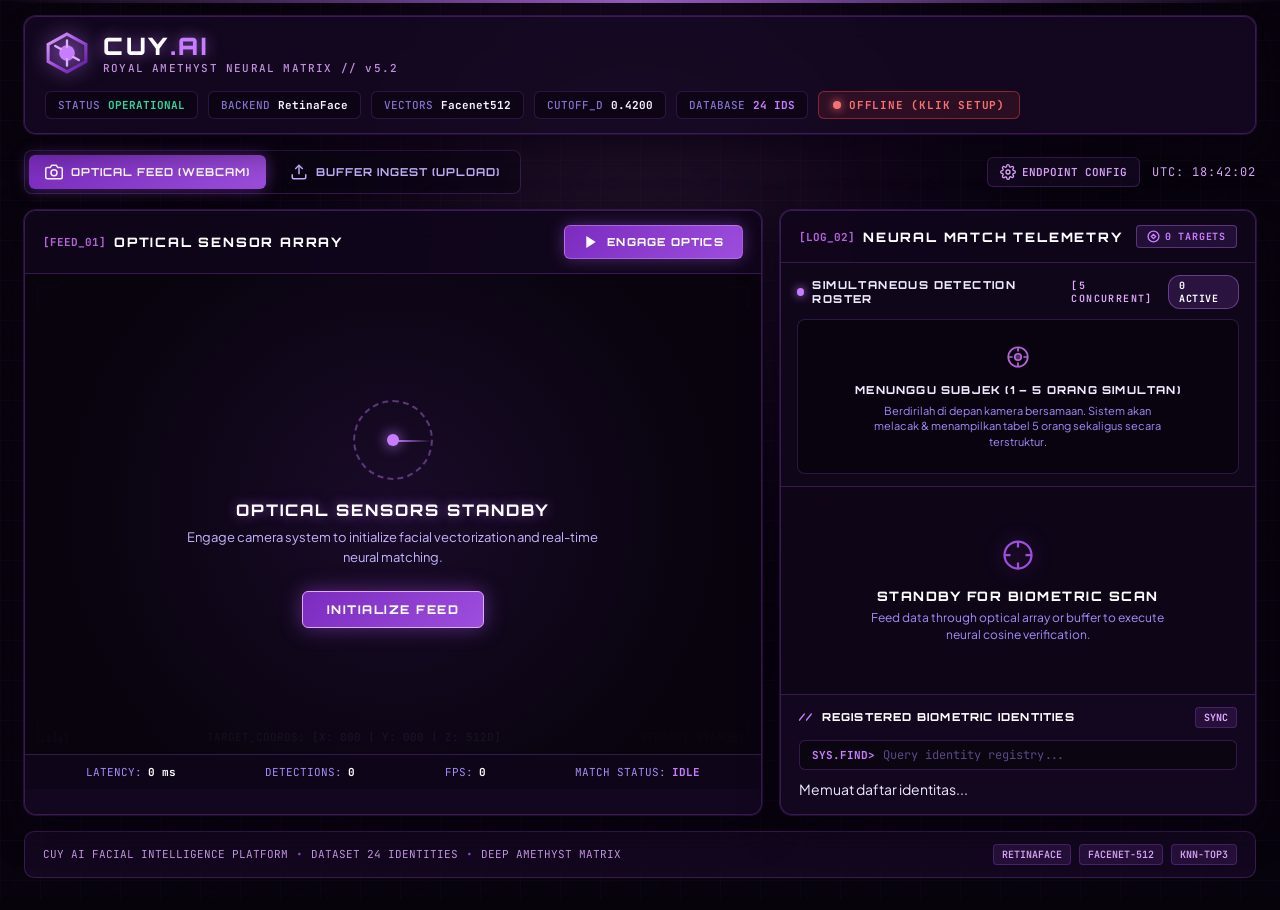
<file: index.html>
<!DOCTYPE html>
<html lang="id">
<head>
    <meta charset="UTF-8">
    <meta name="viewport" content="width=device-width, initial-scale=1.0">
    <title>CUY.AI • Royal Amethyst Neural Biometrics</title>
    <meta name="description" content="CUY AI Facial Intelligence & Biometric Vector Analysis powered by RetinaFace & DeepFace Facenet512">
    <link rel="preconnect" href="https://fonts.googleapis.com">
    <link rel="preconnect" href="https://fonts.gstatic.com" crossorigin>
    <link href="https://fonts.googleapis.com/css2?family=JetBrains+Mono:wght@300;400;500;700&family=Orbitron:wght@500;700;800;900&family=Plus+Jakarta+Sans:wght@400;500;600;700;800&display=swap" rel="stylesheet">
    <link rel="stylesheet" href="style.css">
</head>
<body class="amethyst-body">
    <!-- Ambient Texture & Background Elements -->
    <div class="ambient-texture-overlay"></div>
    <div class="amethyst-radial-bloom"></div>
    <div class="cyber-grid-overlay"></div>
    <div class="scanline-sweep"></div>

    <div class="cuy-app-container">
        <!-- TOP HUD TELEMETRY BAR -->
        <header class="cuy-top-nav">
            <div class="brand-cluster">
                <div class="brand-crystal-badge">
                    <svg viewBox="0 0 28 28" fill="none" class="brand-icon">
                        <path d="M14 2L26 8.5V19.5L14 26L2 19.5V8.5L14 2Z" stroke="url(#cuy-grad)" stroke-width="2" fill="rgba(157, 78, 221, 0.15)"/>
                        <circle cx="14" cy="14" r="5" fill="#c77dff" class="pulse-core"/>
                        <path d="M14 6V10M14 18V22M6.5 9.5L10 11.5M18 16.5L21.5 18.5" stroke="#e0aaff" stroke-width="1.5" stroke-linecap="round"/>
                        <defs>
                            <linearGradient id="cuy-grad" x1="2" y1="2" x2="26" y2="26" gradientUnits="userSpaceOnUse">
                                <stop stop-color="#e0aaff"/>
                                <stop offset="0.5" stop-color="#9d4edd"/>
                                <stop offset="1" stop-color="#5a189a"/>
                            </linearGradient>
                        </defs>
                    </svg>
                </div>
                <div class="brand-titles">
                    <div class="brand-name">CUY<span class="brand-dot">.AI</span></div>
                    <div class="brand-tagline">ROYAL AMETHYST NEURAL MATRIX // v5.2</div>
                </div>
            </div>

            <!-- Telemetry Metrics Pills -->
            <div class="telemetry-deck">
                <div class="hud-pill">
                    <span class="pill-k">STATUS</span>
                    <span class="pill-v status-live" id="systemStatusText">OPERATIONAL</span>
                </div>
                <div class="hud-pill">
                    <span class="pill-k">BACKEND</span>
                    <span class="pill-v" id="detectorText">RetinaFace</span>
                </div>
                <div class="hud-pill">
                    <span class="pill-k">VECTORS</span>
                    <span class="pill-v" id="modelText">Facenet512</span>
                </div>
                <div class="hud-pill">
                    <span class="pill-k">CUTOFF_D</span>
                    <span class="pill-v" id="cutoffText">0.4200</span>
                </div>
                <div class="hud-pill hud-pill-ids">
                    <span class="pill-k">DATABASE</span>
                    <span class="pill-v text-amethyst" id="totalPersonsBadge">24 IDS</span>
                </div>
                <button class="server-status-pill online" id="btnServerStatus" title="Klik untuk konfirmasi URL Backend">
                    <span class="pulse-indicator"></span>
                    <span class="status-name" id="serverStateLabel">ONLINE [24 ID]</span>
                </button>
            </div>
        </header>

        <!-- SUB NAV / MODE SWITCHER -->
        <div class="cuy-subnav">
            <div class="mode-switcher">
                <button class="mode-tab active" id="tabWebcam">
                    <svg viewBox="0 0 24 24" width="18" height="18" fill="none" stroke="currentColor" stroke-width="2"><path d="M23 19a2 2 0 0 1-2 2H3a2 2 0 0 1-2-2V8a2 2 0 0 1 2-2h4l2-3h6l2 3h4a2 2 0 0 1 2 2z"></path><circle cx="12" cy="13" r="4"></circle></svg>
                    <span>OPTICAL FEED (WEBCAM)</span>
                </button>
                <button class="mode-tab" id="tabUpload">
                    <svg viewBox="0 0 24 24" width="18" height="18" fill="none" stroke="currentColor" stroke-width="2"><path d="M21 15v4a2 2 0 0 1-2 2H5a2 2 0 0 1-2-2v-4"></path><polyline points="17 8 12 3 7 8"></polyline><line x1="12" y1="3" x2="12" y2="15"></line></svg>
                    <span>BUFFER INGEST (UPLOAD)</span>
                </button>
            </div>
            <div class="subnav-meta">
                <button class="gear-btn" id="btnOpenConfig" title="Pengaturan Endpoint API">
                    <svg viewBox="0 0 24 24" width="16" height="16" fill="none" stroke="currentColor" stroke-width="2"><circle cx="12" cy="12" r="3"></circle><path d="M19.4 15a1.65 1.65 0 0 0 .33 1.82l.06.06a2 2 0 0 1 0 2.83 2 2 0 0 1-2.83 0l-.06-.06a1.65 1.65 0 0 0-1.82-.33 1.65 1.65 0 0 0-1 1.51V21a2 2 0 0 1-2 2 2 2 0 0 1-2-2v-.09A1.65 1.65 0 0 0 9 19.4a1.65 1.65 0 0 0-1.82.33l-.06.06a2 2 0 0 1-2.83 0 2 2 0 0 1 0-2.83l.06-.06a1.65 1.65 0 0 0 .33-1.82 1.65 1.65 0 0 0-1.51-1H3a2 2 0 0 1-2-2 2 2 0 0 1 2-2h.09A1.65 1.65 0 0 0 4.6 9a1.65 1.65 0 0 0-.33-1.82l-.06-.06a2 2 0 0 1 0-2.83 2 2 0 0 1 2.83 0l.06.06a1.65 1.65 0 0 0 1.82.33H9a1.65 1.65 0 0 0 1-1.51V3a2 2 0 0 1 2-2 2 2 0 0 1 2 2v.09a1.65 1.65 0 0 0 1 1.51 1.65 1.65 0 0 0 1.82-.33l.06-.06a2 2 0 0 1 2.83 0 2 2 0 0 1 0 2.83l-.06.06a1.65 1.65 0 0 0-.33 1.82V9a1.65 1.65 0 0 0 1.51 1H21a2 2 0 0 1 2 2 2 2 0 0 1-2 2h-.09a1.65 1.65 0 0 0-1.51 1z"></path></svg>
                    <span>ENDPOINT CONFIG</span>
                </button>
                <div class="hud-clock" id="hudClock">UTC: --:--:--</div>
            </div>
        </div>

        <!-- MAIN DUAL-PANEL STAGE -->
        <main class="cuy-main-grid">
            <!-- LEFT PANEL: OPTICAL VIEWPORT -->
            <section class="cuy-card viewport-card">
                <div class="card-head">
                    <div class="card-title-group">
                        <span class="card-index">[FEED_01]</span>
                        <h2 class="card-title">OPTICAL SENSOR ARRAY</h2>
                    </div>
                    <div class="viewport-actions">
                        <button class="action-btn" id="btnFlipCamera" style="display:none;" title="Ganti Kamera">
                            <svg viewBox="0 0 24 24" width="15" height="15" fill="none" stroke="currentColor" stroke-width="2"><path d="M20 16v4a2 2 0 0 1-2 2H6a2 2 0 0 1-2-2v-4"></path><path d="M4 8V4a2 2 0 0 1 2-2h12a2 2 0 0 1 2 2v4"></path></svg>
                            <span>FLIP</span>
                        </button>
                        <button class="primary-btn" id="btnToggleCamera">
                            <svg viewBox="0 0 24 24" width="16" height="16" fill="currentColor"><polygon points="5 3 19 12 5 21 5 3"></polygon></svg>
                            <span>ENGAGE OPTICS</span>
                        </button>
                    </div>
                </div>

                <!-- VIEWPORT STAGE: WEBCAM -->
                <div class="viewport-stage" id="stageWebcam">
                    <div class="reticle-bracket top-left"></div>
                    <div class="reticle-bracket top-right"></div>
                    <div class="reticle-bracket bottom-left"></div>
                    <div class="reticle-bracket bottom-right"></div>
                    
                    <div class="laser-scanner" id="laserScanner"></div>

                    <video id="webcamVideo" autoplay playsinline muted></video>
                    <canvas id="detectionOverlayCanvas"></canvas>

                    <!-- Standby Placeholder -->
                    <div class="viewport-standby" id="viewportStandby">
                        <div class="standby-radar">
                            <div class="radar-circle"></div>
                            <div class="radar-line"></div>
                            <div class="radar-core"></div>
                        </div>
                        <h3 class="standby-title">OPTICAL SENSORS STANDBY</h3>
                        <p class="standby-sub">Engage camera system to initialize facial vectorization and real-time neural matching.</p>
                        <button class="start-lens-btn" id="btnInitializeFeed">INITIALIZE FEED</button>
                    </div>

                    <!-- Target HUD Overlay Stats -->
                    <div class="viewport-hud-bottom">
                        <div class="hud-audio-bars">
                            <span class="bar b1"></span><span class="bar b2"></span><span class="bar b3"></span><span class="bar b4"></span><span class="bar b5"></span>
                        </div>
                        <div class="hud-coords" id="targetCoords">TARGET_COORDS: [X: 000 | Y: 000 | Z: 512D]</div>
                        <div class="hud-stream-res" id="streamResolution">STREAM: STANDBY</div>
                    </div>
                </div>

                <!-- VIEWPORT STAGE: UPLOAD -->
                <div class="viewport-stage upload-stage" id="stageUpload" style="display:none;">
                    <div class="reticle-bracket top-left"></div>
                    <div class="reticle-bracket top-right"></div>
                    <div class="reticle-bracket bottom-left"></div>
                    <div class="reticle-bracket bottom-right"></div>

                    <div class="upload-dropzone" id="uploadDropzone">
                        <input type="file" id="filePickerInput" accept="image/*" style="display:none;">
                        <div class="upload-art">
                            <svg viewBox="0 0 24 24" width="48" height="48" fill="none" stroke="currentColor" stroke-width="1.6">
                                <path d="M21 15v4a2 2 0 0 1-2 2H5a2 2 0 0 1-2-2v-4"></path>
                                <polyline points="17 8 12 3 7 8"></polyline>
                                <line x1="12" y1="3" x2="12" y2="15"></line>
                            </svg>
                        </div>
                        <h3 class="upload-title">DROP FACE IMAGE HERE</h3>
                        <p class="upload-sub">Supports JPG, PNG, WEBP. Neural network will vectorize and compare with dataset.</p>
                        <button class="primary-btn browse-btn" id="btnBrowseFile">BROWSE LOCAL STORAGE</button>
                    </div>

                    <div class="upload-preview-container" id="uploadPreviewContainer" style="display:none;">
                        <img id="uploadPreviewImg" alt="Ingested frame">
                        <canvas id="uploadOverlayCanvas"></canvas>
                        <button class="action-btn upload-reset-btn" id="btnResetUpload">INGEST NEW IMAGE</button>
                    </div>
                </div>

                <!-- BOTTOM STATS STRIP -->
                <div class="card-foot-telemetry">
                    <div class="foot-item">
                        <span class="foot-label">LATENCY:</span>
                        <span class="foot-val" id="telemetryLatency">0 ms</span>
                    </div>
                    <div class="foot-item">
                        <span class="foot-label">DETECTIONS:</span>
                        <span class="foot-val" id="telemetryFaceCount">0</span>
                    </div>
                    <div class="foot-item">
                        <span class="foot-label">FPS:</span>
                        <span class="foot-val" id="telemetryFps">0</span>
                    </div>
                    <div class="foot-item">
                        <span class="foot-label">MATCH STATUS:</span>
                        <span class="foot-val val-status" id="telemetryMatchStatus">IDLE</span>
                    </div>
                </div>
            </section>

            <!-- RIGHT PANEL: TELEMETRY & IDENTITY MATCH -->
            <section class="cuy-card telemetry-card">
                <div class="card-head">
                    <div class="card-title-group">
                        <span class="card-index">[LOG_02]</span>
                        <h2 class="card-title">NEURAL MATCH TELEMETRY</h2>
                    </div>
                    <div class="targets-badge" id="targetsBadgeDeck">
                        <svg viewBox="0 0 24 24" width="13" height="13" fill="none" stroke="currentColor" stroke-width="2.5"><circle cx="12" cy="12" r="10"></circle><polygon points="12 8 8 12 12 16 16 12 12 8"></polygon></svg>
                        <span id="telemetryTargetBadge">0 TARGETS</span>
                    </div>
                </div>

                <!-- SIMULTANEOUS MULTI-TARGET ROSTER DECK (UP TO 5+ ORANG BERSAMAAN) -->
                <div class="multi-target-roster-deck">
                    <div class="roster-deck-header">
                        <div class="roster-deck-title">
                            <span class="pulse-radar-dot"></span>
                            <span>SIMULTANEOUS DETECTION ROSTER</span>
                            <span class="roster-cap-tag">[5 CONCURRENT]</span>
                        </div>
                        <div class="roster-counts-badge" id="rosterCountsBadge">0 ACTIVE</div>
                    </div>

                    <div class="roster-table-container">
                        <table class="cuy-roster-table" id="cuyRosterTable" style="display:none;">
                            <thead>
                                <tr>
                                    <th style="width: 58px;">SLOT</th>
                                    <th>IDENTITAS</th>
                                    <th style="width: 100px;">CONFIDENCE</th>
                                    <th style="width: 78px;">JARAK</th>
                                    <th style="width: 100px; text-align: center;">STATUS</th>
                                </tr>
                            </thead>
                            <tbody id="rosterTableBody">
                                <!-- Populated dynamically by app.js -->
                            </tbody>
                        </table>

                        <div class="roster-empty-state" id="rosterEmptyState">
                            <div class="radar-scan-icon">
                                <svg viewBox="0 0 24 24" width="26" height="26" fill="none" stroke="#b565d8" stroke-width="1.6">
                                    <circle cx="12" cy="12" r="9"></circle>
                                    <path d="M12 3v4M12 17v4M3 12h4M17 12h4"></path>
                                    <circle cx="12" cy="12" r="3" fill="rgba(199, 125, 255, 0.35)"></circle>
                                </svg>
                            </div>
                            <div class="roster-empty-title">MENUNGGU SUBJEK (1 – 5 ORANG SIMULTAN)</div>
                            <div class="roster-empty-hint">Berdirilah di depan kamera bersamaan. Sistem akan melacak & menampilkan tabel 5 orang sekaligus secara terstruktur.</div>
                        </div>
                    </div>
                </div>

                <!-- ACTIVE TARGET CARD (DETAILED BIOMETRICS) -->
                <div class="target-card-display" id="targetCardDisplay">
                    <!-- Quick Target Slot Chips -->
                    <div class="target-slot-chips" id="targetSlotChips" style="display:none;">
                        <span class="chips-label">INSPECT SLOT:</span>
                        <div class="chips-row" id="chipsRow"></div>
                    </div>

                    <div class="target-empty-state" id="targetEmptyState">
                        <div class="empty-reticle">
                            <svg viewBox="0 0 24 24" width="36" height="36" fill="none" stroke="#9d4edd" stroke-width="1.5">
                                <circle cx="12" cy="12" r="9"></circle>
                                <path d="M12 3v4M12 17v4M3 12h4M17 12h4"></path>
                            </svg>
                        </div>
                        <div class="empty-title">STANDBY FOR BIOMETRIC SCAN</div>
                        <div class="empty-sub">Feed data through optical array or buffer to execute neural cosine verification.</div>
                    </div>

                    <div class="target-detected-state" id="targetDetectedState" style="display:none;">
                        <div class="target-badge-pill" id="targetBadgePill">VERIFIED IDENTITY</div>
                        
                        <div class="target-name-banner">
                            <div class="target-neon-name" id="targetPersonName">IDENTIFYING...</div>
                            <div class="target-id-sub" id="targetIdSub">BIOMETRIC SIGNATURE IDENTIFIED</div>
                        </div>

                        <!-- Confidence Bar -->
                        <div class="confidence-strip">
                            <div class="conf-head">
                                <span class="conf-label">NEURAL CONFIDENCE</span>
                                <span class="conf-score" id="targetConfidenceScore">0.0%</span>
                            </div>
                            <div class="conf-track">
                                <div class="conf-fill" id="targetConfidenceFill" style="width: 0%;"></div>
                            </div>
                        </div>

                        <!-- Distance & Metrics Grid -->
                        <div class="metrics-quad-grid">
                            <div class="quad-item">
                                <span class="quad-k">COSINE DISTANCE</span>
                                <span class="quad-v" id="targetDistanceVal">0.0000</span>
                            </div>
                            <div class="quad-item">
                                <span class="quad-k">SIMILARITY MATCH</span>
                                <span class="quad-v" id="targetSimilarityVal">0.0%</span>
                            </div>
                            <div class="quad-item">
                                <span class="quad-k">TOP-3 KNN POOL</span>
                                <span class="quad-v">AGGREGATED</span>
                            </div>
                            <div class="quad-item">
                                <span class="quad-k">SECURITY TIER</span>
                                <span class="quad-v text-emerald" id="targetSecurityTier">TIER-1 ACCESS</span>
                            </div>
                        </div>
                    </div>
                </div>

                <!-- REGISTERED IDENTITIES SECTION -->
                <div class="registry-header">
                    <div class="reg-title">
                        <span class="reg-slash">//</span>
                        <span>REGISTERED BIOMETRIC IDENTITIES</span>
                    </div>
                    <button class="sync-btn" id="btnSyncRegistry" title="Sinkron ulang database">SYNC</button>
                </div>

                <!-- Search Input -->
                <div class="registry-search-box">
                    <span class="search-prompt">SYS.FIND&gt;</span>
                    <input type="text" id="inputRegistrySearch" placeholder="Query identity registry..." autocomplete="off">
                </div>

                <!-- Identities Grid -->
                <div class="registry-scroll-pane" id="registryGrid">
                    <div class="registry-loading">Memuat daftar identitas...</div>
                </div>
            </section>
        </main>

        <!-- FOOTER BAR -->
        <footer class="cuy-footer">
            <div class="foot-left">
                <span>CUY AI FACIAL INTELLIGENCE PLATFORM</span>
                <span class="sep">•</span>
                <span>DATASET 24 IDENTITIES</span>
                <span class="sep">•</span>
                <span>DEEP AMETHYST MATRIX</span>
            </div>
            <div class="foot-right">
                <span class="tech-tag">RETINAFACE</span>
                <span class="tech-tag">FACENET-512</span>
                <span class="tech-tag">KNN-TOP3</span>
            </div>
        </footer>
    </div>

    <!-- CONFIGURATION MODAL -->
    <div class="modal-backdrop" id="configModal" style="display:none;">
        <div class="modal-card">
            <div class="modal-head">
                <h3 class="modal-title">ENDPOINT CONFIGURATION</h3>
                <button class="modal-close" id="btnCloseConfig">&times;</button>
            </div>
            <div class="modal-body">
                <label class="modal-label" for="cfgApiBase">Backend API Endpoint:</label>
                <input type="text" class="modal-input" id="cfgApiBase" placeholder="http://localhost:5001 atau https://xxx.trycloudflare.com">
                <p class="modal-hint" id="cfgStatusHint">Pilih preset atau masukkan URL Backend CUY AI.</p>
                
                <div class="modal-presets">
                    <button type="button" class="preset-btn" id="btnPresetLocal">Localhost:5001</button>
                    <button type="button" class="preset-btn" id="btnPresetLocal5000">Port 5000</button>
                    <button type="button" class="preset-btn" id="btnPresetTunnel">Tunnel URL</button>
                    <button type="button" class="preset-btn" id="btnAutoDetect" style="border-color: #c77dff; color: #e0aaff; font-weight: 600;">⚡ Auto Detect</button>
                </div>
            </div>
            <div class="modal-foot">
                <button type="button" class="action-btn" id="btnResetConfig">Reset</button>
                <button type="button" class="primary-btn" id="btnSaveConfig">Save & Reconnect</button>
            </div>
        </div>
    </div>

    <script src="app.js"></script>
</body>
</html>
</file>
<file: style.css>
/*
 =====================================================================
   CUY.AI - ROYAL AMETHYST NEURAL MATRIX STYLING
   Primary Theme: #884b99 / Deep Velvet Obsidian / Neon Violet
 =====================================================================
*/

:root {
    /* Royal Amethyst Palette inspired by user swatch (#884b99) */
    --amethyst-base: #884b99;
    --amethyst-glow: #9d4edd;
    --amethyst-neon: #b565d8;
    --amethyst-bright: #c77dff;
    --amethyst-light: #e0aaff;
    --amethyst-pale: #f3e8ff;

    /* Deep Obsidian Velvet Backdrops */
    --bg-darkest: #07030b;
    --bg-darker: #0d0614;
    --bg-surface: #140820;
    --bg-card: rgba(22, 10, 36, 0.78);
    --bg-card-hover: rgba(33, 14, 53, 0.88);

    /* Borders & Accents */
    --border-amethyst: rgba(157, 78, 221, 0.28);
    --border-amethyst-bright: rgba(199, 125, 255, 0.65);
    --border-subtle: rgba(181, 101, 216, 0.15);

    /* Status Colors */
    --color-emerald: #10b981;
    --color-emerald-glow: rgba(16, 185, 129, 0.35);
    --color-amber: #f59e0b;
    --color-crimson: #ef4444;

    /* Shadows & Glows */
    --glow-amethyst: 0 0 20px rgba(157, 78, 221, 0.45);
    --glow-amethyst-lg: 0 0 35px rgba(199, 125, 255, 0.55);
    --box-card: 0 12px 36px 0 rgba(10, 2, 18, 0.65), 0 0 0 1px var(--border-amethyst);

    /* Fonts */
    --font-display: 'Orbitron', monospace;
    --font-code: 'JetBrains Mono', monospace;
    --font-body: 'Plus Jakarta Sans', sans-serif;
}

* {
    box-sizing: border-box;
    margin: 0;
    padding: 0;
    -webkit-font-smoothing: antialiased;
}

html, body {
    width: 100%;
    min-height: 100vh;
    background-color: var(--bg-darkest);
    color: #ede9fe;
    font-family: var(--font-body);
    font-size: 14px;
    overflow-x: hidden;
}

/* Ambient Layers */
.ambient-texture-overlay {
    position: fixed;
    top: 0;
    left: 0;
    width: 100%;
    height: 100%;
    background-image: url('theme-purple.png');
    background-size: cover;
    background-position: center;
    opacity: 0.12;
    mix-blend-mode: overlay;
    pointer-events: none;
    z-index: 1;
}

.amethyst-radial-bloom {
    position: fixed;
    top: -20%;
    left: 20%;
    width: 60vw;
    height: 60vw;
    background: radial-gradient(circle, rgba(136, 75, 153, 0.22) 0%, rgba(90, 24, 154, 0.08) 50%, transparent 75%);
    filter: blur(80px);
    pointer-events: none;
    z-index: 2;
}

.cyber-grid-overlay {
    position: fixed;
    top: 0;
    left: 0;
    width: 100%;
    height: 100%;
    background-image: 
        linear-gradient(rgba(157, 78, 221, 0.04) 1px, transparent 1px),
        linear-gradient(90deg, rgba(157, 78, 221, 0.04) 1px, transparent 1px);
    background-size: 40px 40px;
    pointer-events: none;
    z-index: 3;
}

.scanline-sweep {
    position: fixed;
    top: 0;
    left: 0;
    width: 100%;
    height: 3px;
    background: linear-gradient(90deg, transparent, rgba(199, 125, 255, 0.75), transparent);
    animation: scanSweep 7s linear infinite;
    pointer-events: none;
    z-index: 4;
}

@keyframes scanSweep {
    0% { transform: translateY(-100%); opacity: 0; }
    10% { opacity: 1; }
    90% { opacity: 1; }
    100% { transform: translateY(100vh); opacity: 0; }
}

/* Main Container */
.cuy-app-container {
    position: relative;
    z-index: 10;
    max-width: 1540px;
    margin: 0 auto;
    padding: 16px 24px 32px;
    display: flex;
    flex-direction: column;
    min-height: 100vh;
    gap: 16px;
}

/* TOP NAV */
.cuy-top-nav {
    display: flex;
    align-items: center;
    justify-content: space-between;
    flex-wrap: wrap;
    gap: 16px;
    padding: 14px 20px;
    background: var(--bg-card);
    backdrop-filter: blur(18px);
    border: 1px solid var(--border-amethyst);
    border-radius: 12px;
    box-shadow: var(--box-card);
}

.brand-cluster {
    display: flex;
    align-items: center;
    gap: 14px;
}

.brand-crystal-badge {
    width: 44px;
    height: 44px;
    display: flex;
    align-items: center;
    justify-content: center;
    filter: drop-shadow(0 0 10px rgba(199, 125, 255, 0.6));
}

.brand-icon {
    width: 100%;
    height: 100%;
}

.pulse-core {
    animation: corePulse 2.4s ease-in-out infinite;
}

@keyframes corePulse {
    0%, 100% { transform: scale(1); opacity: 0.8; }
    50% { transform: scale(1.15); opacity: 1; filter: drop-shadow(0 0 6px #c77dff); }
}

.brand-name {
    font-family: var(--font-display);
    font-size: 24px;
    font-weight: 900;
    letter-spacing: 2.5px;
    color: #ffffff;
    text-shadow: 0 0 14px rgba(199, 125, 255, 0.65);
}

.brand-dot {
    color: var(--amethyst-bright);
}

.brand-tagline {
    font-family: var(--font-code);
    font-size: 11px;
    font-weight: 500;
    color: var(--amethyst-light);
    letter-spacing: 1.2px;
    opacity: 0.85;
}

/* Telemetry Deck */
.telemetry-deck {
    display: flex;
    align-items: center;
    flex-wrap: wrap;
    gap: 10px;
}

.hud-pill {
    display: flex;
    align-items: center;
    gap: 8px;
    padding: 6px 12px;
    background: rgba(12, 4, 18, 0.65);
    border: 1px solid rgba(157, 78, 221, 0.22);
    border-radius: 6px;
    font-family: var(--font-code);
    font-size: 11px;
}

.pill-k {
    color: #a78bfa;
    font-weight: 500;
    opacity: 0.8;
}

.pill-v {
    color: #f5f3ff;
    font-weight: 700;
}

.pill-v.status-live {
    color: #34d399;
}

.text-amethyst {
    color: var(--amethyst-bright) !important;
}

.server-status-pill {
    display: inline-flex;
    align-items: center;
    gap: 8px;
    padding: 6px 14px;
    background: rgba(16, 185, 129, 0.12);
    border: 1px solid rgba(16, 185, 129, 0.45);
    color: #34d399;
    border-radius: 6px;
    font-family: var(--font-code);
    font-size: 11px;
    font-weight: 700;
    letter-spacing: 0.8px;
    cursor: pointer;
    transition: all 0.2s ease;
}

.server-status-pill:hover {
    background: rgba(16, 185, 129, 0.22);
    box-shadow: 0 0 12px var(--color-emerald-glow);
}

.server-status-pill.offline {
    background: rgba(239, 68, 68, 0.12);
    border-color: rgba(239, 68, 68, 0.45);
    color: #f87171;
}

.pulse-indicator {
    width: 8px;
    height: 8px;
    background-color: currentColor;
    border-radius: 50%;
    box-shadow: 0 0 8px currentColor;
    animation: beaconBlink 1.6s ease-in-out infinite;
}

@keyframes beaconBlink {
    0%, 100% { opacity: 1; transform: scale(1); }
    50% { opacity: 0.4; transform: scale(0.8); }
}

/* SUB NAV */
.cuy-subnav {
    display: flex;
    align-items: center;
    justify-content: space-between;
    flex-wrap: wrap;
    gap: 12px;
}

.mode-switcher {
    display: flex;
    align-items: center;
    gap: 8px;
    background: rgba(13, 5, 20, 0.6);
    padding: 4px;
    border-radius: 8px;
    border: 1px solid var(--border-amethyst);
}

.mode-tab {
    display: flex;
    align-items: center;
    gap: 8px;
    padding: 8px 16px;
    background: transparent;
    border: none;
    color: #c4b5fd;
    font-family: var(--font-display);
    font-size: 11px;
    font-weight: 700;
    letter-spacing: 1px;
    border-radius: 6px;
    cursor: pointer;
    transition: all 0.25s ease;
}

.mode-tab:hover {
    color: #ffffff;
    background: rgba(157, 78, 221, 0.15);
}

.mode-tab.active {
    background: linear-gradient(135deg, #7b2cbf, #9d4edd);
    color: #ffffff;
    box-shadow: 0 0 16px rgba(157, 78, 221, 0.5);
}

.subnav-meta {
    display: flex;
    align-items: center;
    gap: 12px;
}

.gear-btn {
    display: flex;
    align-items: center;
    gap: 6px;
    padding: 6px 12px;
    background: rgba(22, 10, 36, 0.8);
    border: 1px solid var(--border-amethyst);
    color: var(--amethyst-light);
    border-radius: 6px;
    font-family: var(--font-code);
    font-size: 11px;
    font-weight: 600;
    cursor: pointer;
    transition: all 0.2s ease;
}

.gear-btn:hover {
    border-color: var(--amethyst-bright);
    color: #ffffff;
    box-shadow: var(--glow-amethyst);
}

.hud-clock {
    font-family: var(--font-code);
    font-size: 12px;
    color: var(--amethyst-light);
    letter-spacing: 1px;
}

/* MAIN STAGE GRID */
.cuy-main-grid {
    display: grid;
    grid-template-columns: 1.55fr 1fr;
    gap: 18px;
    flex: 1;
}

@media (max-width: 1080px) {
    .cuy-main-grid {
        grid-template-columns: 1fr;
    }
}

/* CARDS */
.cuy-card {
    background: var(--bg-card);
    backdrop-filter: blur(20px);
    border: 1px solid var(--border-amethyst);
    border-radius: 12px;
    box-shadow: var(--box-card);
    display: flex;
    flex-direction: column;
    overflow: hidden;
}

.card-head {
    display: flex;
    align-items: center;
    justify-content: space-between;
    padding: 14px 18px;
    border-bottom: 1px solid var(--border-amethyst);
    background: rgba(13, 5, 20, 0.5);
}

.card-title-group {
    display: flex;
    align-items: center;
    gap: 8px;
}

.card-index {
    font-family: var(--font-code);
    font-size: 11px;
    color: var(--amethyst-neon);
    font-weight: 700;
}

.card-title {
    font-family: var(--font-display);
    font-size: 13px;
    font-weight: 800;
    letter-spacing: 1.8px;
    color: #ffffff;
}

/* Buttons */
.primary-btn {
    display: inline-flex;
    align-items: center;
    gap: 8px;
    padding: 8px 18px;
    background: linear-gradient(135deg, #7b2cbf 0%, #9d4edd 100%);
    color: #ffffff;
    border: 1px solid rgba(224, 170, 255, 0.4);
    border-radius: 6px;
    font-family: var(--font-display);
    font-size: 11px;
    font-weight: 800;
    letter-spacing: 1.2px;
    cursor: pointer;
    box-shadow: 0 0 16px rgba(157, 78, 221, 0.45);
    transition: all 0.25s ease;
}

.primary-btn:hover {
    background: linear-gradient(135deg, #9d4edd 0%, #c77dff 100%);
    box-shadow: 0 0 24px rgba(199, 125, 255, 0.65);
    transform: translateY(-1px);
}

.action-btn {
    display: inline-flex;
    align-items: center;
    gap: 6px;
    padding: 7px 14px;
    background: rgba(30, 14, 48, 0.8);
    border: 1px solid var(--border-amethyst);
    color: var(--amethyst-light);
    border-radius: 6px;
    font-family: var(--font-display);
    font-size: 10px;
    font-weight: 700;
    letter-spacing: 1px;
    cursor: pointer;
    transition: all 0.2s ease;
}

.action-btn:hover {
    border-color: var(--amethyst-bright);
    color: #ffffff;
}

/* VIEWPORT STAGE */
.viewport-stage {
    position: relative;
    width: 100%;
    min-height: 480px;
    background: #08030d;
    display: flex;
    align-items: center;
    justify-content: center;
    overflow: hidden;
}

#webcamVideo {
    width: 100%;
    height: 100%;
    object-fit: cover;
    display: block;
}

#detectionOverlayCanvas {
    position: absolute;
    top: 0;
    left: 0;
    width: 100%;
    height: 100%;
    pointer-events: none;
    z-index: 5;
}

/* Reticle brackets */
.reticle-bracket {
    position: absolute;
    width: 22px;
    height: 22px;
    border: 2px solid var(--amethyst-bright);
    pointer-events: none;
    z-index: 6;
    opacity: 0.85;
}

.reticle-bracket.top-left { top: 12px; left: 12px; border-right: none; border-bottom: none; }
.reticle-bracket.top-right { top: 12px; right: 12px; border-left: none; border-bottom: none; }
.reticle-bracket.bottom-left { bottom: 12px; left: 12px; border-right: none; border-top: none; }
.reticle-bracket.bottom-right { bottom: 12px; right: 12px; border-left: none; border-top: none; }

.laser-scanner {
    position: absolute;
    top: 0;
    left: 0;
    width: 100%;
    height: 2px;
    background: linear-gradient(90deg, transparent, #c77dff, #ffffff, #c77dff, transparent);
    box-shadow: 0 0 12px #c77dff, 0 0 24px #9d4edd;
    opacity: 0;
    pointer-events: none;
    z-index: 7;
}

.laser-scanner.active {
    opacity: 1;
    animation: laserScan 2.4s ease-in-out infinite;
}

@keyframes laserScan {
    0% { top: 4%; }
    50% { top: 96%; }
    100% { top: 4%; }
}

/* Standby Viewport */
.viewport-standby {
    position: absolute;
    inset: 0;
    display: flex;
    flex-direction: column;
    align-items: center;
    justify-content: center;
    background: radial-gradient(circle at center, rgba(30, 13, 48, 0.8) 0%, rgba(8, 3, 13, 0.98) 75%);
    text-align: center;
    padding: 32px;
    z-index: 8;
}

.standby-radar {
    position: relative;
    width: 80px;
    height: 80px;
    margin-bottom: 20px;
}

.radar-circle {
    position: absolute;
    inset: 0;
    border: 2px dashed rgba(199, 125, 255, 0.4);
    border-radius: 50%;
    animation: radarSpin 8s linear infinite;
}

.radar-line {
    position: absolute;
    top: 50%;
    left: 50%;
    width: 38px;
    height: 2px;
    background: linear-gradient(90deg, #c77dff, transparent);
    transform-origin: 0 0;
    animation: radarSweep 2.2s linear infinite;
}

.radar-core {
    position: absolute;
    top: calc(50% - 6px);
    left: calc(50% - 6px);
    width: 12px;
    height: 12px;
    background: #c77dff;
    border-radius: 50%;
    box-shadow: 0 0 14px #c77dff;
}

@keyframes radarSpin {
    from { transform: rotate(0deg); }
    to { transform: rotate(360deg); }
}

@keyframes radarSweep {
    from { transform: rotate(0deg); }
    to { transform: rotate(360deg); }
}

.standby-title {
    font-family: var(--font-display);
    font-size: 16px;
    font-weight: 800;
    letter-spacing: 2px;
    color: #ffffff;
    margin-bottom: 8px;
    text-shadow: 0 0 12px rgba(199, 125, 255, 0.5);
}

.standby-sub {
    font-size: 13px;
    color: #c4b5fd;
    max-width: 440px;
    line-height: 1.5;
    margin-bottom: 24px;
}

.start-lens-btn {
    padding: 10px 24px;
    background: linear-gradient(135deg, #7b2cbf, #9d4edd);
    border: 1px solid #e0aaff;
    color: #ffffff;
    font-family: var(--font-display);
    font-size: 12px;
    font-weight: 800;
    letter-spacing: 1.5px;
    border-radius: 6px;
    cursor: pointer;
    box-shadow: 0 0 20px rgba(157, 78, 221, 0.5);
    transition: all 0.25s ease;
}

.start-lens-btn:hover {
    background: linear-gradient(135deg, #9d4edd, #c77dff);
    box-shadow: 0 0 30px rgba(199, 125, 255, 0.8);
    transform: scale(1.03);
}

/* Viewport HUD bottom */
.viewport-hud-bottom {
    position: absolute;
    bottom: 0;
    left: 0;
    right: 0;
    padding: 10px 16px;
    background: linear-gradient(to top, rgba(7, 3, 11, 0.85) 0%, transparent 100%);
    display: flex;
    align-items: center;
    justify-content: space-between;
    font-family: var(--font-code);
    font-size: 11px;
    color: var(--amethyst-light);
    pointer-events: none;
    z-index: 6;
}

.hud-audio-bars {
    display: flex;
    align-items: flex-end;
    gap: 3px;
    height: 12px;
}

.hud-audio-bars .bar {
    width: 3px;
    background: var(--amethyst-bright);
    border-radius: 1px;
}

.b1 { height: 4px; }
.b2 { height: 9px; }
.b3 { height: 12px; }
.b4 { height: 7px; }
.b5 { height: 10px; }

/* Upload Stage */
.upload-stage {
    min-height: 480px;
}

.upload-dropzone {
    width: 90%;
    max-width: 500px;
    padding: 44px 28px;
    background: rgba(22, 10, 36, 0.7);
    border: 2px dashed rgba(181, 101, 216, 0.45);
    border-radius: 14px;
    text-align: center;
    display: flex;
    flex-direction: column;
    align-items: center;
    transition: all 0.25s ease;
}

.upload-dropzone.dragover {
    border-color: var(--amethyst-bright);
    background: rgba(40, 18, 66, 0.85);
    box-shadow: 0 0 24px rgba(157, 78, 221, 0.4);
}

.upload-art {
    color: var(--amethyst-bright);
    margin-bottom: 16px;
    filter: drop-shadow(0 0 10px rgba(199, 125, 255, 0.6));
}

.upload-title {
    font-family: var(--font-display);
    font-size: 16px;
    font-weight: 800;
    letter-spacing: 1.5px;
    color: #ffffff;
    margin-bottom: 8px;
}

.upload-sub {
    font-size: 12px;
    color: #c4b5fd;
    line-height: 1.5;
    margin-bottom: 22px;
}

.upload-preview-container {
    position: relative;
    width: 100%;
    height: 100%;
    display: flex;
    align-items: center;
    justify-content: center;
    padding: 16px;
}

#uploadPreviewImg {
    max-width: 100%;
    max-height: 460px;
    border-radius: 8px;
    border: 1px solid var(--border-amethyst);
}

#uploadOverlayCanvas {
    position: absolute;
    top: 16px;
    left: 16px;
    pointer-events: none;
}

.upload-reset-btn {
    position: absolute;
    bottom: 24px;
    right: 24px;
    background: rgba(13, 5, 20, 0.85);
}

/* Card Foot Telemetry */
.card-foot-telemetry {
    display: flex;
    align-items: center;
    justify-content: space-around;
    padding: 10px 16px;
    background: rgba(13, 5, 20, 0.6);
    border-top: 1px solid var(--border-amethyst);
    font-family: var(--font-code);
    font-size: 11px;
}

.foot-item {
    display: flex;
    align-items: center;
    gap: 6px;
}

.foot-label {
    color: #a78bfa;
}

.foot-val {
    color: #ffffff;
    font-weight: 700;
}

.val-status {
    color: var(--amethyst-bright);
}

/* RIGHT PANEL: TELEMETRY & MATCH DISPLAY */
.telemetry-card {
    display: flex;
    flex-direction: column;
}

.targets-badge {
    display: flex;
    align-items: center;
    gap: 5px;
    padding: 4px 10px;
    background: rgba(157, 78, 221, 0.15);
    border: 1px solid rgba(199, 125, 255, 0.35);
    color: var(--amethyst-bright);
    border-radius: 4px;
    font-family: var(--font-code);
    font-size: 10px;
    font-weight: 700;
    letter-spacing: 0.8px;
}

/* ===================== SIMULTANEOUS MULTI-TARGET ROSTER DECK ===================== */
.multi-target-roster-deck {
    background: rgba(15, 6, 24, 0.75);
    border-bottom: 1px solid var(--border-amethyst);
    padding: 12px 16px;
    display: flex;
    flex-direction: column;
    gap: 10px;
}

.roster-deck-header {
    display: flex;
    align-items: center;
    justify-content: space-between;
}

.roster-deck-title {
    display: flex;
    align-items: center;
    gap: 8px;
    font-family: var(--font-display);
    font-size: 11px;
    font-weight: 800;
    letter-spacing: 1.4px;
    color: #ede9fe;
}

.pulse-radar-dot {
    width: 8px;
    height: 8px;
    background: #c77dff;
    border-radius: 50%;
    box-shadow: 0 0 10px #c77dff;
    animation: radarBlink 1.4s ease-in-out infinite;
}

@keyframes radarBlink {
    0%, 100% { opacity: 1; transform: scale(1); }
    50% { opacity: 0.4; transform: scale(0.75); }
}

.roster-cap-tag {
    font-family: var(--font-code);
    font-size: 10px;
    color: var(--amethyst-light);
    font-weight: 600;
}

.roster-counts-badge {
    padding: 3px 10px;
    background: rgba(157, 78, 221, 0.2);
    border: 1px solid rgba(199, 125, 255, 0.4);
    border-radius: 12px;
    font-family: var(--font-code);
    font-size: 10px;
    font-weight: 700;
    color: #ffffff;
    letter-spacing: 0.5px;
}

.roster-counts-badge.active {
    background: rgba(16, 185, 129, 0.25);
    border-color: rgba(16, 185, 129, 0.6);
    color: #34d399;
    box-shadow: 0 0 10px rgba(16, 185, 129, 0.35);
}

.roster-table-container {
    width: 100%;
    max-height: 230px;
    overflow-y: auto;
    border: 1px solid rgba(157, 78, 221, 0.25);
    border-radius: 8px;
    background: rgba(8, 3, 14, 0.7);
}

.roster-table-container::-webkit-scrollbar {
    width: 5px;
}
.roster-table-container::-webkit-scrollbar-thumb {
    background: rgba(199, 125, 255, 0.35);
    border-radius: 3px;
}

.cuy-roster-table {
    width: 100%;
    border-collapse: collapse;
    font-family: var(--font-code);
    font-size: 11px;
}

.cuy-roster-table thead th {
    position: sticky;
    top: 0;
    background: rgba(20, 8, 32, 0.95);
    backdrop-filter: blur(8px);
    color: #a78bfa;
    font-size: 10px;
    font-weight: 700;
    letter-spacing: 1px;
    text-transform: uppercase;
    padding: 8px 10px;
    text-align: left;
    border-bottom: 1px solid var(--border-amethyst);
    z-index: 2;
}

.cuy-roster-table tbody tr.roster-row {
    border-bottom: 1px solid rgba(157, 78, 221, 0.12);
    cursor: pointer;
    transition: all 0.2s ease;
}

.cuy-roster-table tbody tr.roster-row:hover {
    background: rgba(157, 78, 221, 0.18);
}

.cuy-roster-table tbody tr.roster-row.active-row {
    background: rgba(199, 125, 255, 0.22);
    box-shadow: inset 3px 0 0 #c77dff;
}

.cuy-roster-table tbody td {
    padding: 8px 10px;
    vertical-align: middle;
}

.slot-badge {
    display: inline-block;
    padding: 2px 6px;
    border-radius: 4px;
    font-family: var(--font-display);
    font-size: 10px;
    font-weight: 800;
    background: rgba(157, 78, 221, 0.25);
    border: 1px solid rgba(199, 125, 255, 0.4);
    color: #e0aaff;
}

.roster-row.verified .slot-badge {
    background: rgba(16, 185, 129, 0.18);
    border-color: rgba(16, 185, 129, 0.5);
    color: #34d399;
}

.roster-row.unknown .slot-badge {
    background: rgba(239, 68, 68, 0.18);
    border-color: rgba(239, 68, 68, 0.5);
    color: #f87171;
}

.roster-identity-cell {
    display: flex;
    flex-direction: column;
    gap: 2px;
}

.roster-name {
    font-weight: 700;
    color: #ffffff;
    font-size: 12px;
    letter-spacing: 0.5px;
}

.roster-tier {
    font-size: 9px;
    color: var(--amethyst-light);
    letter-spacing: 0.8px;
}

.roster-conf-cell {
    display: flex;
    flex-direction: column;
    gap: 3px;
}

.conf-pct {
    font-weight: 700;
    color: #ede9fe;
}

.mini-bar-track {
    width: 100%;
    height: 4px;
    background: rgba(255, 255, 255, 0.1);
    border-radius: 2px;
    overflow: hidden;
}

.mini-bar-fill {
    height: 100%;
    background: linear-gradient(90deg, #7b2cbf, #c77dff);
    border-radius: 2px;
    transition: width 0.3s ease;
}

.dist-val {
    color: #c4b5fd;
    font-weight: 600;
}

.roster-status-pill {
    display: inline-block;
    padding: 3px 8px;
    border-radius: 4px;
    font-family: var(--font-display);
    font-size: 9px;
    font-weight: 800;
    letter-spacing: 0.6px;
}

.roster-status-pill.verified {
    background: rgba(16, 185, 129, 0.18);
    border: 1px solid rgba(16, 185, 129, 0.55);
    color: #34d399;
    box-shadow: 0 0 8px rgba(16, 185, 129, 0.3);
}

.roster-status-pill.unknown {
    background: rgba(239, 68, 68, 0.18);
    border: 1px solid rgba(239, 68, 68, 0.55);
    color: #f87171;
    box-shadow: 0 0 8px rgba(239, 68, 68, 0.3);
}

.roster-empty-state {
    padding: 24px 16px;
    text-align: center;
    display: flex;
    flex-direction: column;
    align-items: center;
    gap: 6px;
}

.radar-scan-icon {
    margin-bottom: 4px;
    animation: pulseIcon 2s ease-in-out infinite;
}

@keyframes pulseIcon {
    0%, 100% { transform: scale(1); opacity: 0.9; }
    50% { transform: scale(1.1); opacity: 0.6; }
}

.roster-empty-title {
    font-family: var(--font-display);
    font-size: 11px;
    font-weight: 800;
    letter-spacing: 1.2px;
    color: #ede9fe;
}

.roster-empty-hint {
    font-size: 11px;
    color: #a78bfa;
    max-width: 310px;
    line-height: 1.4;
}

/* Quick Slot Switcher Chips */
.target-slot-chips {
    display: flex;
    align-items: center;
    gap: 8px;
    padding-bottom: 12px;
    margin-bottom: 12px;
    border-bottom: 1px solid rgba(157, 78, 221, 0.2);
    overflow-x: auto;
}

.chips-label {
    font-family: var(--font-code);
    font-size: 10px;
    font-weight: 700;
    color: #a78bfa;
    white-space: nowrap;
}

.chips-row {
    display: flex;
    gap: 6px;
}

.slot-chip-btn {
    padding: 4px 10px;
    background: rgba(157, 78, 221, 0.15);
    border: 1px solid var(--border-amethyst);
    color: var(--amethyst-light);
    border-radius: 4px;
    font-family: var(--font-display);
    font-size: 10px;
    font-weight: 800;
    cursor: pointer;
    transition: all 0.2s ease;
    white-space: nowrap;
}

.slot-chip-btn:hover {
    background: rgba(199, 125, 255, 0.25);
    color: #ffffff;
}

.slot-chip-btn.active {
    background: linear-gradient(135deg, #7b2cbf, #9d4edd);
    border-color: #c77dff;
    color: #ffffff;
    box-shadow: 0 0 10px rgba(199, 125, 255, 0.5);
}

/* Target Display Area */
.target-card-display {
    padding: 18px;
    background: rgba(12, 5, 18, 0.55);
    border-bottom: 1px solid var(--border-amethyst);
}

.target-empty-state {
    padding: 32px 18px;
    text-align: center;
    display: flex;
    flex-direction: column;
    align-items: center;
}

.empty-reticle {
    margin-bottom: 12px;
    filter: drop-shadow(0 0 10px rgba(157, 78, 221, 0.4));
}

.empty-title {
    font-family: var(--font-display);
    font-size: 13px;
    font-weight: 800;
    letter-spacing: 1.5px;
    color: #ffffff;
    margin-bottom: 6px;
}

.empty-sub {
    font-size: 12px;
    color: #a78bfa;
    max-width: 320px;
    line-height: 1.4;
}

.target-detected-state {
    display: flex;
    flex-direction: column;
    gap: 14px;
    animation: fadeIn 0.3s ease;
}

@keyframes fadeIn {
    from { opacity: 0; transform: translateY(6px); }
    to { opacity: 1; transform: translateY(0); }
}

.target-badge-pill {
    align-self: flex-start;
    padding: 4px 12px;
    background: rgba(16, 185, 129, 0.15);
    border: 1px solid rgba(16, 185, 129, 0.5);
    color: #34d399;
    font-family: var(--font-display);
    font-size: 10px;
    font-weight: 800;
    letter-spacing: 1px;
    border-radius: 4px;
}

.target-badge-pill.unknown {
    background: rgba(239, 68, 68, 0.15);
    border-color: rgba(239, 68, 68, 0.5);
    color: #f87171;
}

.target-neon-name {
    font-family: var(--font-display);
    font-size: 24px;
    font-weight: 900;
    letter-spacing: 2px;
    color: #ffffff;
    text-shadow: 0 0 16px rgba(199, 125, 255, 0.8), 0 0 32px rgba(157, 78, 221, 0.5);
}

.target-id-sub {
    font-family: var(--font-code);
    font-size: 11px;
    color: var(--amethyst-light);
    letter-spacing: 1px;
    margin-top: 2px;
}

/* Confidence Bar */
.confidence-strip {
    display: flex;
    flex-direction: column;
    gap: 6px;
}

.conf-head {
    display: flex;
    justify-content: space-between;
    font-family: var(--font-code);
    font-size: 11px;
}

.conf-label {
    color: #a78bfa;
}

.conf-score {
    color: #ffffff;
    font-weight: 700;
}

.conf-track {
    width: 100%;
    height: 8px;
    background: rgba(13, 5, 20, 0.8);
    border: 1px solid var(--border-amethyst);
    border-radius: 4px;
    overflow: hidden;
}

.conf-fill {
    height: 100%;
    background: linear-gradient(90deg, #7b2cbf, #c77dff);
    box-shadow: 0 0 12px rgba(199, 125, 255, 0.8);
    border-radius: 3px;
    transition: width 0.35s ease;
}

/* Metrics Quad Grid */
.metrics-quad-grid {
    display: grid;
    grid-template-columns: 1fr 1fr;
    gap: 8px;
}

.quad-item {
    padding: 8px 12px;
    background: rgba(15, 6, 23, 0.65);
    border: 1px solid rgba(157, 78, 221, 0.2);
    border-radius: 6px;
    display: flex;
    flex-direction: column;
    gap: 2px;
}

.quad-k {
    font-family: var(--font-code);
    font-size: 10px;
    color: #a78bfa;
}

.quad-v {
    font-family: var(--font-code);
    font-size: 12px;
    font-weight: 700;
    color: #ffffff;
}

.text-emerald {
    color: #34d399 !important;
}

/* REGISTRY SECTION */
.registry-header {
    display: flex;
    align-items: center;
    justify-content: space-between;
    padding: 12px 18px 8px;
    font-family: var(--font-display);
    font-size: 11px;
    font-weight: 800;
    letter-spacing: 1.2px;
    color: #ffffff;
}

.reg-slash {
    color: var(--amethyst-bright);
    margin-right: 4px;
}

.sync-btn {
    padding: 3px 8px;
    background: rgba(157, 78, 221, 0.15);
    border: 1px solid var(--border-amethyst);
    color: var(--amethyst-light);
    border-radius: 4px;
    font-family: var(--font-code);
    font-size: 10px;
    font-weight: 700;
    cursor: pointer;
    transition: all 0.2s ease;
}

.sync-btn:hover {
    border-color: var(--amethyst-bright);
    color: #ffffff;
}

.registry-search-box {
    display: flex;
    align-items: center;
    gap: 8px;
    margin: 4px 18px 10px;
    padding: 6px 12px;
    background: rgba(10, 4, 16, 0.8);
    border: 1px solid var(--border-amethyst);
    border-radius: 6px;
}

.search-prompt {
    font-family: var(--font-code);
    font-size: 11px;
    color: var(--amethyst-bright);
    font-weight: 700;
}

#inputRegistrySearch {
    flex: 1;
    background: transparent;
    border: none;
    outline: none;
    color: #ffffff;
    font-family: var(--font-code);
    font-size: 12px;
}

#inputRegistrySearch::placeholder {
    color: rgba(167, 139, 250, 0.5);
}

/* Registry Scroll Pane */
.registry-scroll-pane {
    padding: 0 18px 16px;
    display: grid;
    grid-template-columns: 1fr 1fr;
    gap: 8px;
    max-height: 280px;
    overflow-y: auto;
}

.registry-scroll-pane::-webkit-scrollbar {
    width: 6px;
}

.registry-scroll-pane::-webkit-scrollbar-track {
    background: rgba(10, 4, 16, 0.5);
}

.registry-scroll-pane::-webkit-scrollbar-thumb {
    background: rgba(157, 78, 221, 0.35);
    border-radius: 3px;
}

.person-badge-card {
    display: flex;
    align-items: center;
    gap: 8px;
    padding: 8px 12px;
    background: rgba(18, 8, 28, 0.7);
    border: 1px solid rgba(157, 78, 221, 0.2);
    border-radius: 6px;
    transition: all 0.2s ease;
    cursor: pointer;
}

.person-badge-card:hover {
    border-color: var(--amethyst-bright);
    background: rgba(33, 14, 52, 0.85);
    box-shadow: 0 0 12px rgba(157, 78, 221, 0.3);
}

.person-bullet {
    width: 6px;
    height: 6px;
    background: var(--amethyst-bright);
    transform: rotate(45deg);
    flex-shrink: 0;
}

.person-name {
    font-family: var(--font-body);
    font-size: 12px;
    font-weight: 600;
    color: #ede9fe;
    white-space: nowrap;
    overflow: hidden;
    text-overflow: ellipsis;
}

/* FOOTER */
.cuy-footer {
    display: flex;
    align-items: center;
    justify-content: space-between;
    flex-wrap: wrap;
    gap: 12px;
    padding: 12px 18px;
    background: var(--bg-card);
    border: 1px solid var(--border-amethyst);
    border-radius: 10px;
    font-family: var(--font-code);
    font-size: 11px;
    color: var(--amethyst-light);
}

.foot-left {
    display: flex;
    align-items: center;
    gap: 8px;
    opacity: 0.85;
}

.sep {
    color: var(--amethyst-glow);
}

.foot-right {
    display: flex;
    align-items: center;
    gap: 8px;
}

.tech-tag {
    padding: 3px 8px;
    background: rgba(157, 78, 221, 0.15);
    border: 1px solid rgba(157, 78, 221, 0.3);
    border-radius: 4px;
    color: #e0aaff;
    font-size: 10px;
    font-weight: 600;
}

/* MODAL */
.modal-backdrop {
    position: fixed;
    inset: 0;
    background: rgba(4, 1, 7, 0.82);
    backdrop-filter: blur(10px);
    display: flex;
    align-items: center;
    justify-content: center;
    z-index: 1000;
}

.modal-card {
    width: 90%;
    max-width: 480px;
    background: var(--bg-surface);
    border: 1px solid var(--border-amethyst-bright);
    border-radius: 14px;
    box-shadow: 0 0 40px rgba(157, 78, 221, 0.45);
    overflow: hidden;
}

.modal-head {
    display: flex;
    align-items: center;
    justify-content: space-between;
    padding: 16px 20px;
    border-bottom: 1px solid var(--border-amethyst);
    background: rgba(10, 4, 16, 0.6);
}

.modal-title {
    font-family: var(--font-display);
    font-size: 14px;
    font-weight: 800;
    letter-spacing: 1.5px;
    color: #ffffff;
}

.modal-close {
    background: transparent;
    border: none;
    color: #a78bfa;
    font-size: 22px;
    cursor: pointer;
}

.modal-close:hover {
    color: #ffffff;
}

.modal-body {
    padding: 20px;
}

.modal-label {
    display: block;
    font-family: var(--font-code);
    font-size: 11px;
    color: var(--amethyst-light);
    margin-bottom: 8px;
}

.modal-input {
    width: 100%;
    padding: 10px 14px;
    background: rgba(8, 3, 13, 0.9);
    border: 1px solid var(--border-amethyst);
    border-radius: 6px;
    color: #ffffff;
    font-family: var(--font-code);
    font-size: 13px;
    margin-bottom: 8px;
    outline: none;
}

.modal-input:focus {
    border-color: var(--amethyst-bright);
    box-shadow: 0 0 12px rgba(199, 125, 255, 0.5);
}

.modal-hint {
    font-size: 11px;
    color: #a78bfa;
    line-height: 1.4;
    margin-bottom: 16px;
}

.modal-presets {
    display: flex;
    flex-wrap: wrap;
    gap: 8px;
}

.preset-btn {
    padding: 6px 12px;
    background: rgba(157, 78, 221, 0.15);
    border: 1px solid var(--border-amethyst);
    color: var(--amethyst-light);
    border-radius: 4px;
    font-family: var(--font-code);
    font-size: 11px;
    cursor: pointer;
}

.preset-btn:hover {
    background: rgba(157, 78, 221, 0.3);
    color: #ffffff;
}

.modal-foot {
    display: flex;
    align-items: center;
    justify-content: flex-end;
    gap: 10px;
    padding: 14px 20px;
    border-top: 1px solid var(--border-amethyst);
    background: rgba(10, 4, 16, 0.6);
}
</file>
